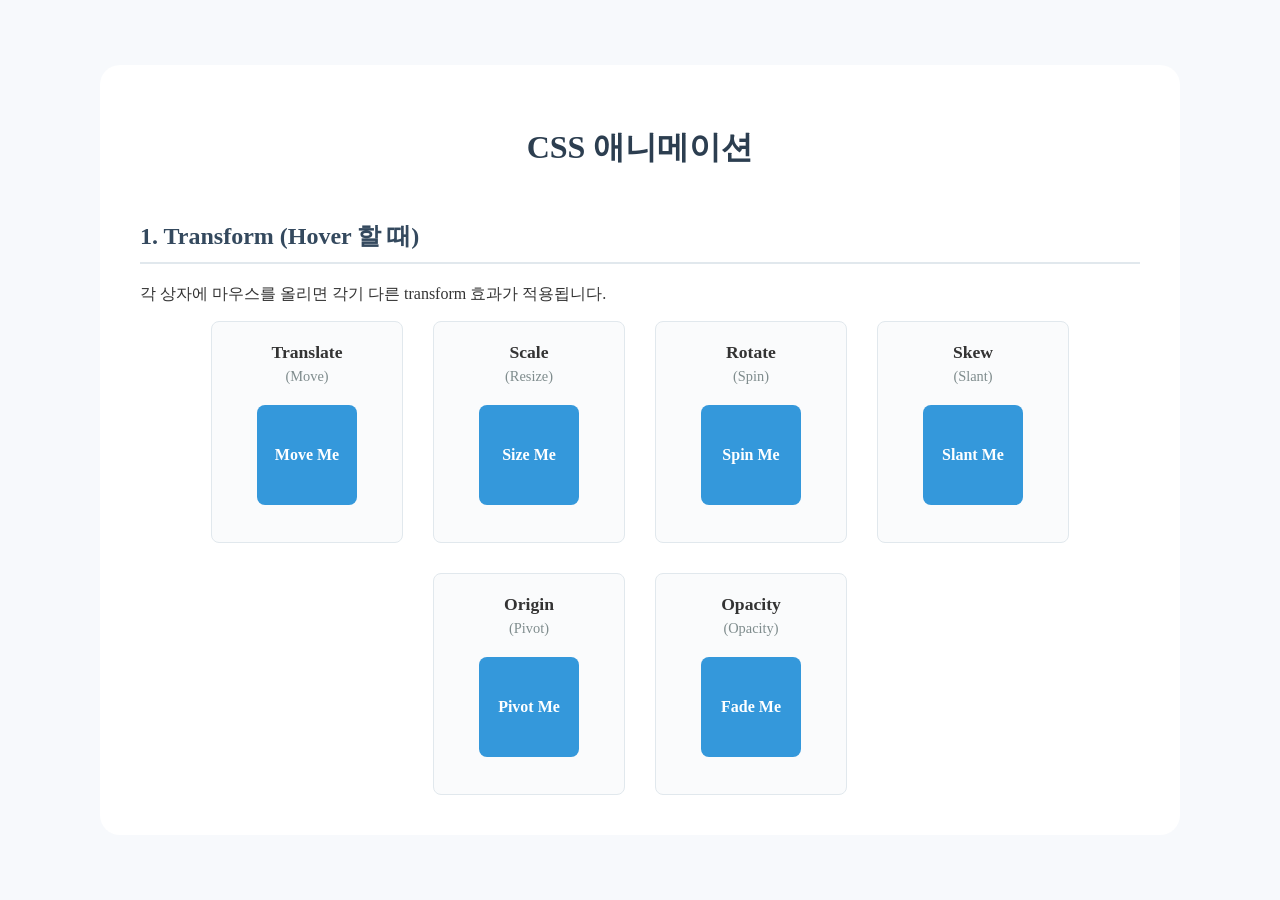
<file: animation/index.html>
<!DOCTYPE html>
<html lang="en">
<head>
    <meta charset="UTF-8">
    <title>Title</title>
    <link rel="stylesheet" href="style.css" />
</head>
<body>
<div class="container">
    <h1>CSS 애니메이션</h1>
    <h2>1. Transform (Hover 할 때)</h2>
    <p>각 상자에 마우스를 올리면 각기 다른 transform 효과가 적용됩니다.</p>

    <div class="flex">
        <div class="card">
            <div class="title">Translate</div>
            <span class="description">(Move)</span>
            <div class="box translate">Move Me</div>
        </div>
        <div class="card">
            <div class="title">Scale</div>
            <span class="description">(Resize)</span>
            <div class="box scale">Size Me</div>
        </div>
        <div class="card">
            <div class="title">Rotate</div>
            <span class="description">(Spin)</span>
            <div class="box rotate">Spin Me</div>
        </div>
        <div class="card">
            <div class="title">Skew</div>
            <span class="description">(Slant)</span>
            <div class="box skew">Slant Me</div>
        </div>
        <div class="card">
            <div class="title">Origin</div>
            <span class="description">(Pivot)</span>
            <div class="box origin">Pivot Me</div>
        </div>
        <div class="card">
            <div class="title">Opacity</div>
            <span class="description">(Opacity)</span>
            <div class="box opacity">Fade Me</div>
        </div>
    </div>
</div>
</body>
</html>
</file>
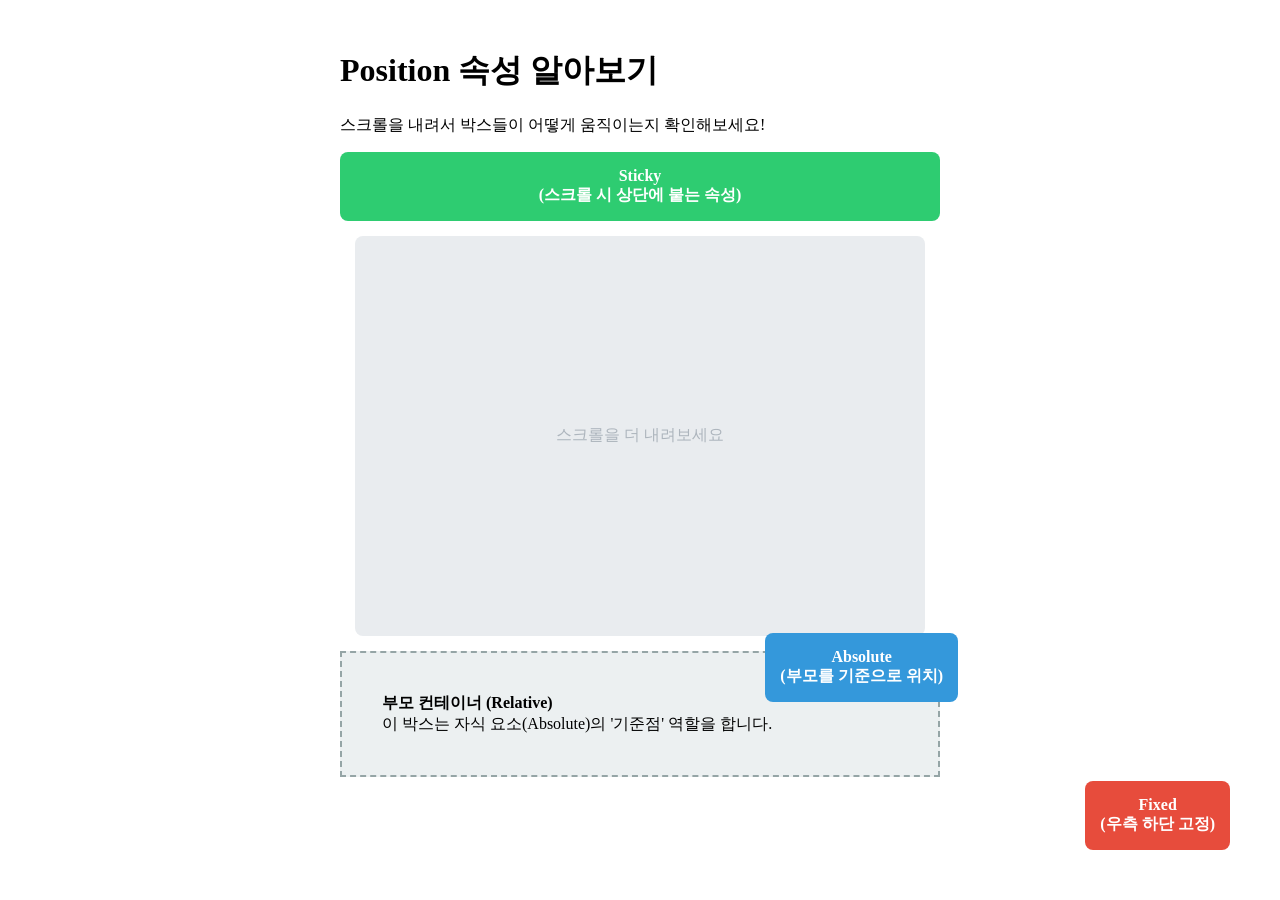
<file: position/index.html>
<!DOCTYPE html>
<html lang="en">
<head>
    <meta charset="UTF-8">
    <title>Title</title>
    <link rel="stylesheet" href="style.css"/>
</head>
<body>
<div class="fixed box">Fixed<br/>(우측 하단 고정)</div>

<div class="content">
    <h1>Position 속성 알아보기</h1>
    <p>스크롤을 내려서 박스들이 어떻게 움직이는지 확인해보세요!</p>

    <div class="sticky box">Sticky<br/>(스크롤 시 상단에 붙는 속성)</div>

    <div class="spacer">스크롤을 더 내려보세요</div>

    <div class="parent">
        <strong>부모 컨테이너 (Relative)</strong><br />
        이 박스는 자식 요소(Absolute)의 '기준점' 역할을 합니다.
        <div class="child box">Absolute<br/>(부모를 기준으로 위치)</div>
    </div>
</div>
</body>
</html>
</file>
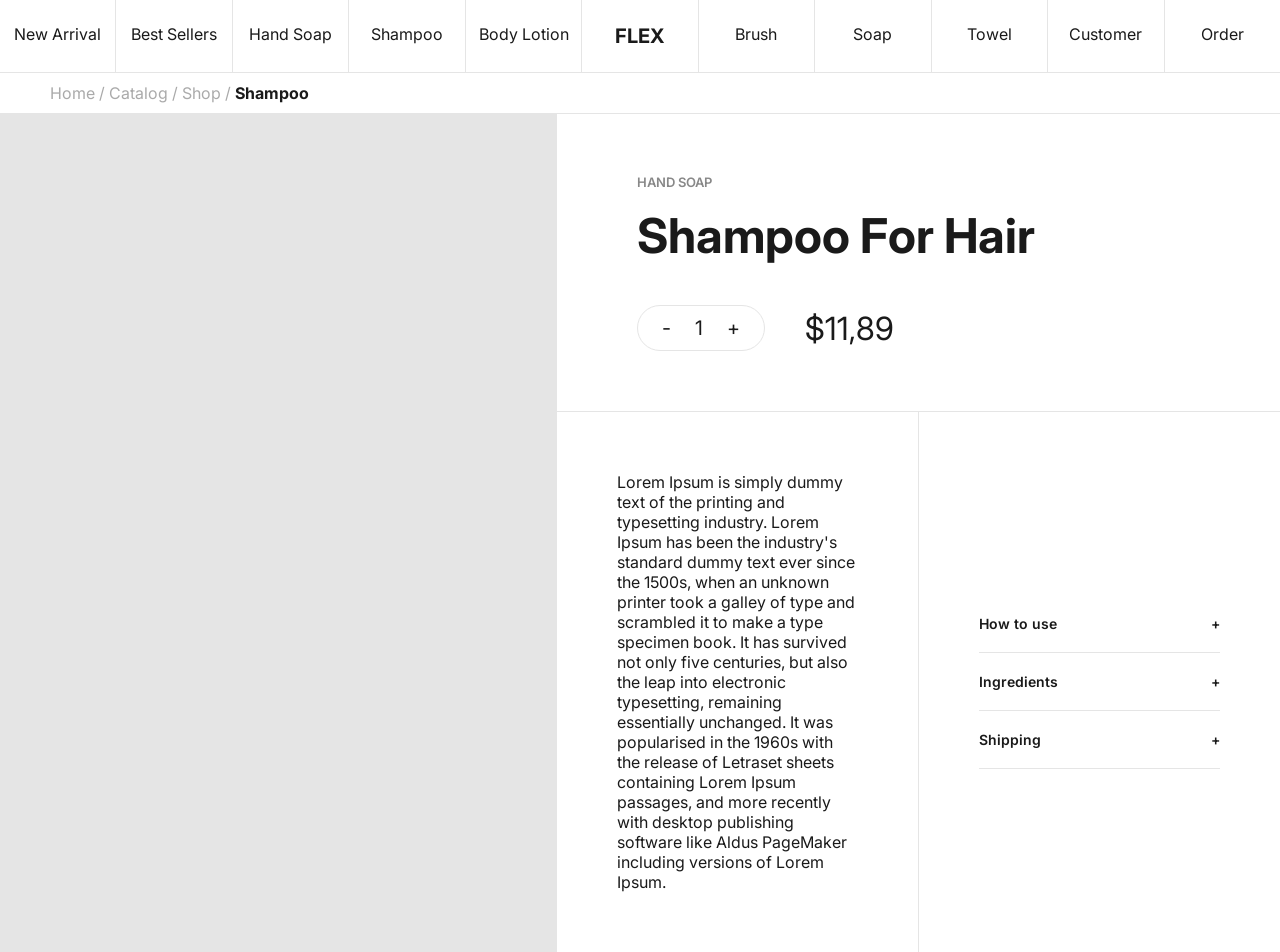
<file: practice2/index.html>
<!DOCTYPE html>
<html lang="en">
<head>
    <meta charset="UTF-8">
    <title>Title</title>
    <link rel="stylesheet" href="style.css">
</head>
<body>
    <header>
        <nav>
            <ul>
                <li>New Arrival</li>
                <li>Best Sellers</li>
                <li>Hand Soap</li>
                <li>Shampoo</li>
                <li>Body Lotion</li>
                <li>Flex</li>
                <li>Brush</li>
                <li>Soap</li>
                <li>Towel</li>
                <li>Customer</li>
                <li>Order</li>
            </ul>
        </nav>
    </header>
    <main>
        <div class="breadcrumbs">
            <span class="crumb">Home / </span>
            <span class="crumb">Catalog / </span>
            <span class="crumb">Shop / </span>
            <span class="crumb">Shampoo</span>
        </div>
        <section>
            <div class="image"><!-- 이미지 --></div>
            <div class="info">
                <!-- 상세정보 -->
                <div class="info-header">
                    <span class="category">Hand Soap</span>
                    <h1 class="title">Shampoo for Hair</h1>
                    <div class="add-to-cart">
                        <div class="quantity">
                            <span>-</span>
                            <span>1</span>
                            <span>+</span>
                        </div>
                        <span class="price">$11,89</span>
                    </div>
                </div>
                <div class="info-footer">
                    <div>Lorem Ipsum is simply dummy text of the printing and typesetting industry. Lorem Ipsum has been the industry's standard dummy text ever since the 1500s, when an unknown printer took a galley of type and scrambled it to make a type specimen book. It has survived not only five centuries, but also the leap into electronic typesetting, remaining essentially unchanged. It was popularised in the 1960s with the release of Letraset sheets containing Lorem Ipsum passages, and more recently with desktop publishing software like Aldus PageMaker including versions of Lorem Ipsum.</div>
                    <div class="faq">
                        <div>
                            How to use<span>+</span>
                        </div>
                        <div>
                            Ingredients<span>+</span>
                        </div>
                        <div>
                            Shipping<span>+</span>
                        </div>
                    </div>
                </div>
            </div>
        </section>
    </main>
</body>
</html>
</file>
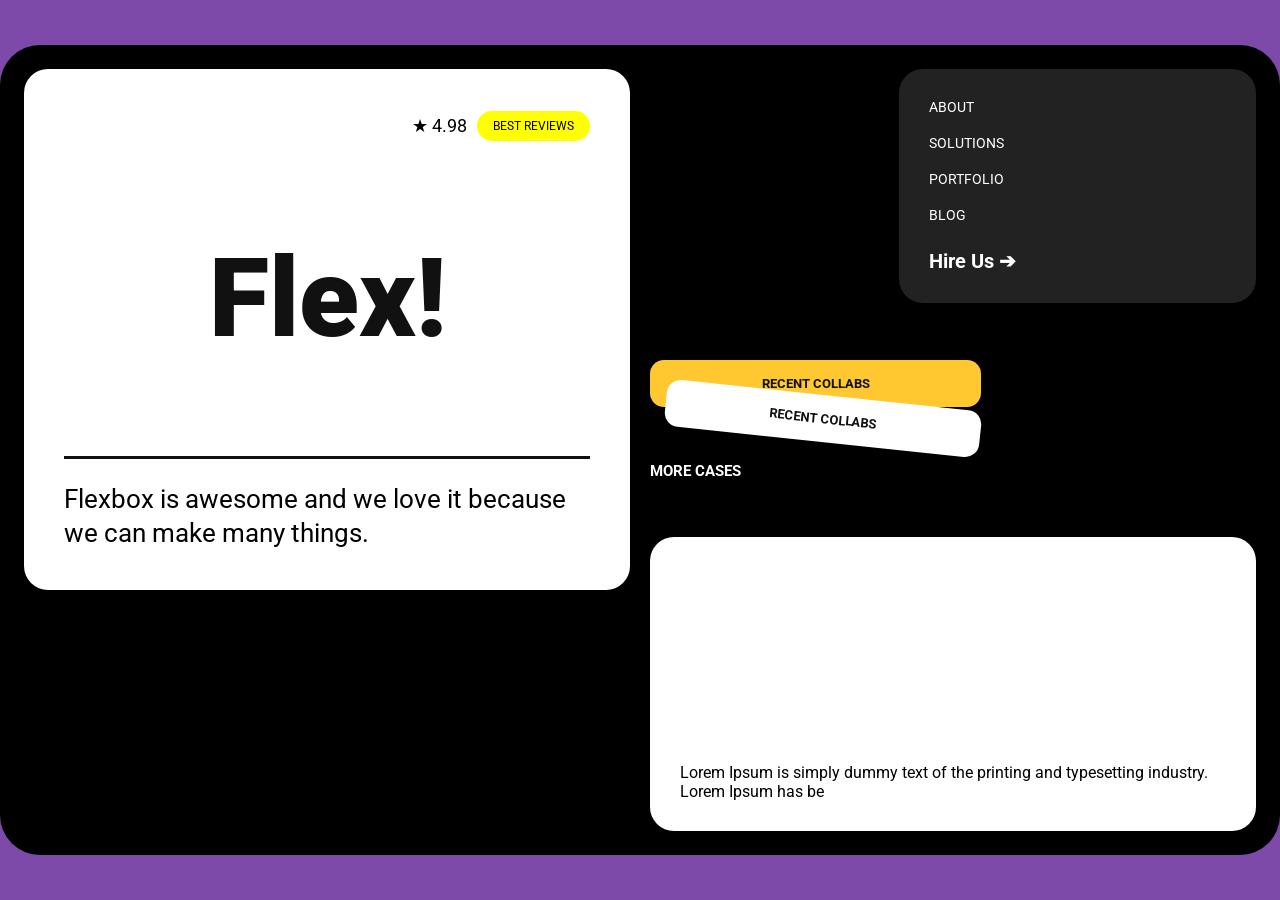
<file: practice4/index.html>
<!DOCTYPE html>
<html lang="en">
<head>
    <meta charset="UTF-8">
    <title>Title</title>
    <link rel="stylesheet" href="style.css"/>
</head>
<body>
    <div class="wrapper">
        <main class="flex-col">
            <div class="card flex-col header-card">
                <div class="header-top">
                    <span class="rating">★ 4.98</span>
                    <span class="badge">Best reviews</span>
                </div>
                <div class="header-title">Flex!</div>
                <div class="header-subtitle">
                    Flexbox is awesome and we love it because we can make many things.
                </div>
            </div>
            <div class="flex-row row">
                <div class="card img-card img-1"></div>
                <div class="card img-card img-2"></div>
            </div>
        </main>
        <aside class="flex-col">
            <div class="flex-row row">
                <div class="card img-card img-3"></div>
                <div class="card nav-card flex-col">
                    <ul>
                        <li>About</li>
                        <li>Solutions</li>
                        <li>Portfolio</li>
                        <li>Blog</li>
                    </ul>
                    <span>Hire Us ➔</span>
                </div>
            </div>
            <div class="flex-row row">
                <div class="card collab flex-col">
                    <div class="collab-box box-yellow">Recent collabs</div>
                    <div class="collab-box box-white">Recent collabs</div>
                    <div class="collab-cta">More Cases</div>
                </div>
                <div class="card img-card img-4"></div>
            </div>
            <div class="row card footer-card">
                Lorem Ipsum is simply dummy text of the printing and typesetting industry. Lorem Ipsum has be
            </div>
        </aside>
    </div>
</body>
</html>
</file>
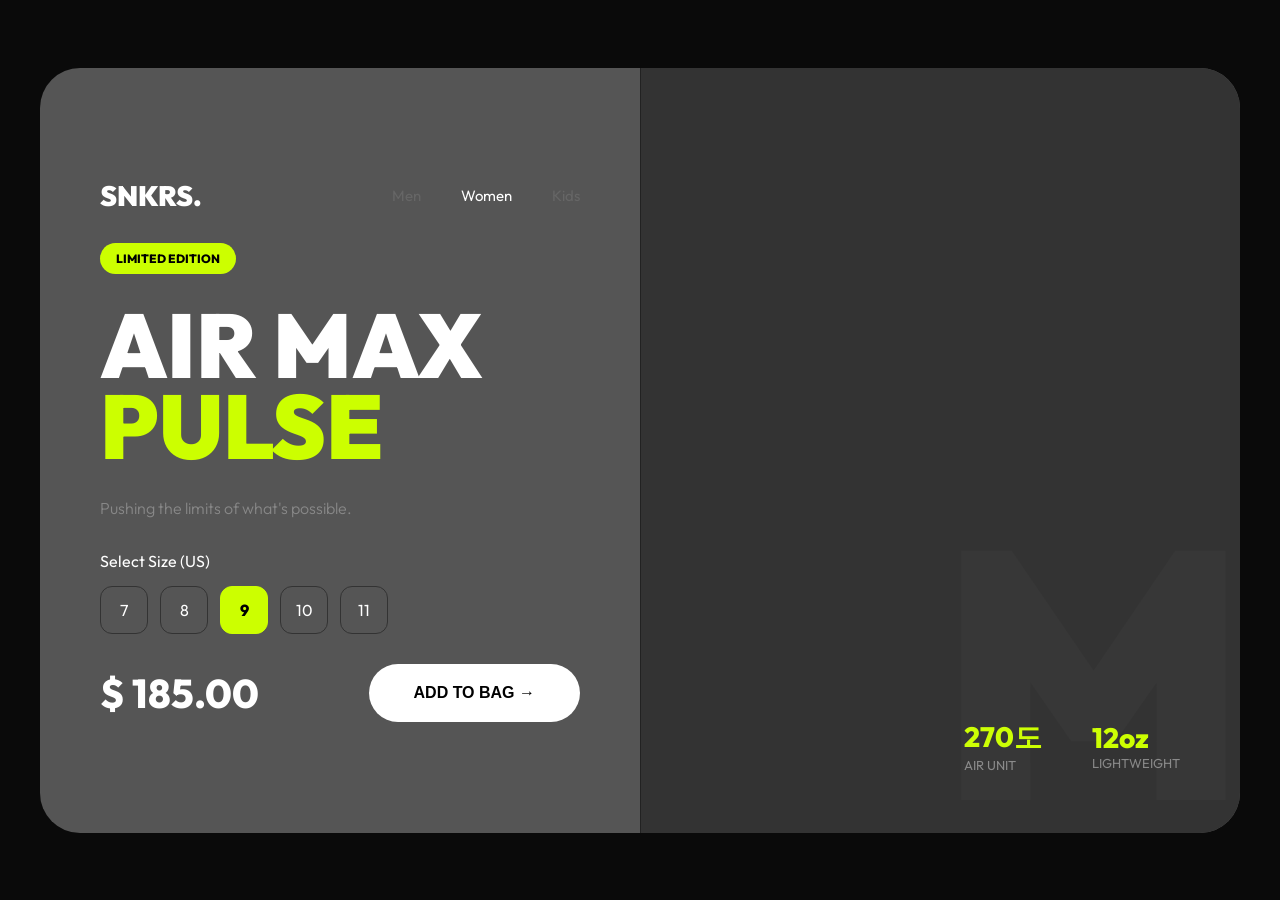
<file: practice5/index.html>
<!DOCTYPE html>
<html lang="en">
<head>
    <meta charset="UTF-8">
    <title>Title</title>
    <link rel="stylesheet" href="style.css">
</head>
<body>
<div class="container flex-row">
    <section class="info-section flex-col">
        <header class="product-header flex-row">
            <div class="logo">SNKRS.</div>
            <nav class="flex-row top-nav">
                <span>Men</span>
                <span class="active">Women</span>
                <span>Kids</span>
            </nav>
        </header>
        <div class="product-detail flex-col">
            <span class="badge">Limited Edition</span>
            <h1 class="title">AIR MAX<br><span class="highlight">PULSE</span></h1>
            <p class="desc">Pushing the limits of what's possible.</p>
        </div>
        <div class="size-selector flex-col">
            <span class="size-label">Select Size (US)</span>
            <div class="sizes flex-row">
                <div class="size-box">7</div>
                <div class="size-box">8</div>
                <div class="size-box size-active">9</div>
                <div class="size-box">10</div>
                <div class="size-box">11</div>
            </div>
        </div>
        <div class="action-row flex-row">
            <span class="price">$ 185.00</span>
            <button class="buy-btn">Add to Bag &rarr;</button>
        </div>
    </section>
    <section class="visual-section flex-col">
        <div class="background-text">MAX</div>

        <div class="img-container flex-center">
            <div class="shoe-img"></div>
        </div>
        <div class="features flex-row">
            <div class="feature-item flex-col">
                <span class="f-val">270도</span>
                <span class="f-key">Air Unit</span>
            </div>
            <div class="feature-item flex-col">
                <span class="f-val">12oz</span>
                <span class="f-key">Lightweight</span>
            </div>
        </div>
    </section>
</div>
</body>
</html>
</file>
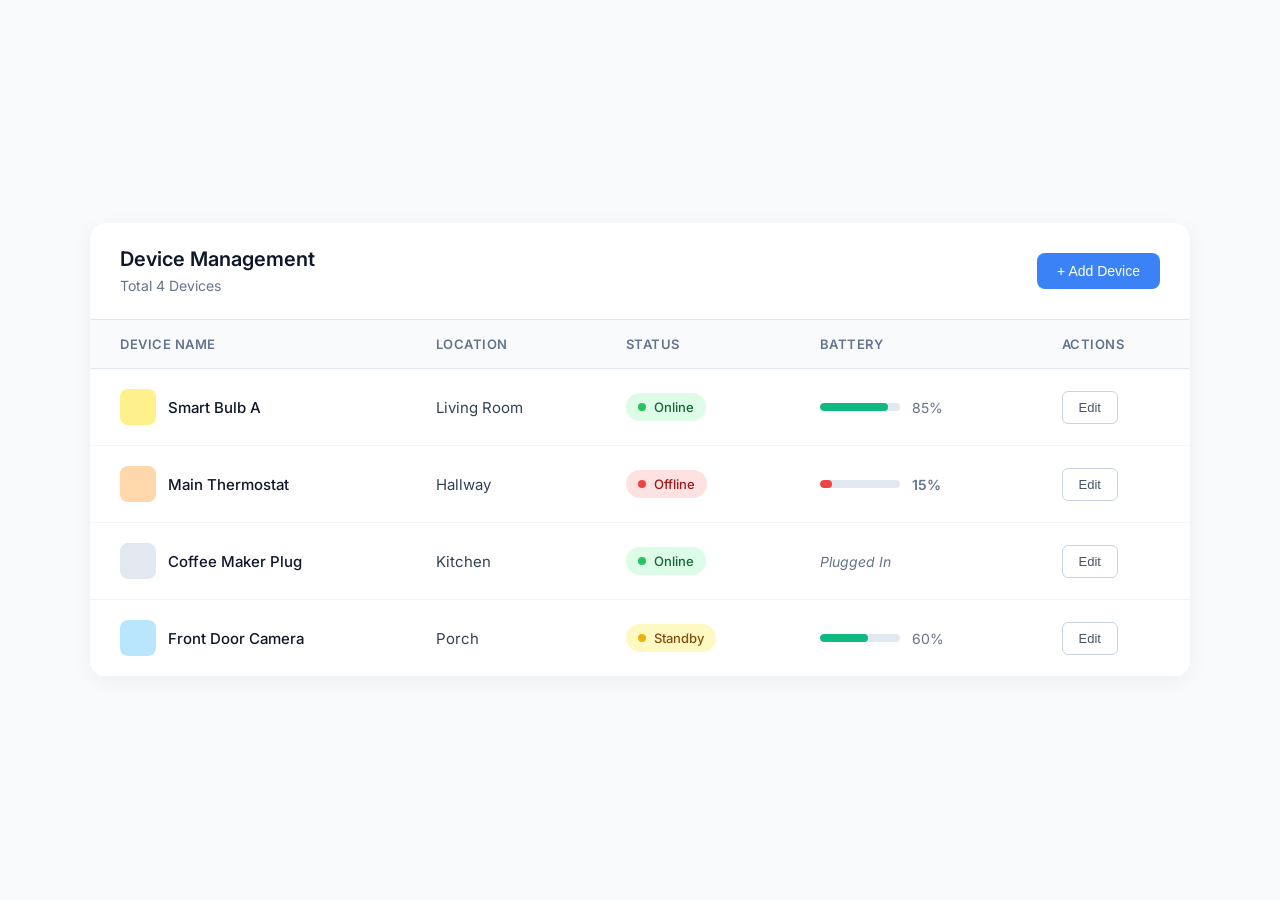
<file: practice6/index.html>
<!DOCTYPE html>
<html lang="en">
<head>
  <meta charset="UTF-8">
  <title>Device Management List</title>
  <link href="https://fonts.googleapis.com/css2?family=Inter:wght@400;500;600&display=swap" rel="stylesheet">
  <link rel="stylesheet" href="style.css" />
</head>
<body>

<div class="list-container">
  <div class="list-header">
    <div class="header-title">
      <h2>Device Management</h2>
      <span class="device-count">Total 4 Devices</span>
    </div>
    <button class="btn-add">+ Add Device</button>
  </div>

  <div class="table-wrapper">
    <table class="data-table">
      <thead>
      <tr>
        <th>Device Name</th>
        <th>Location</th>
        <th>Status</th>
        <th>Battery</th>
        <th>Actions</th>
      </tr>
      </thead>
      <tbody>
      <tr>
        <td>
          <div class="device-info">
            <div class="icon-box icon-light"></div>
            <span class="device-name">Smart Bulb A</span>
          </div>
        </td>
        <td>Living Room</td>
        <td>
          <div class="status-badge badge-online">
            <div class="status-dot"></div>
            <span>Online</span>
          </div>
        </td>
        <td>
          <div class="battery-wrapper">
            <div class="battery-bar">
              <div class="battery-fill" style="width: 85%;"></div>
            </div>
            <span class="battery-text">85%</span>
          </div>
        </td>
        <td>
          <div class="action-btns">
            <button class="btn-edit">Edit</button>
          </div>
        </td>
      </tr>

      <tr>
        <td>
          <div class="device-info">
            <div class="icon-box icon-thermostat"></div>
            <span class="device-name">Main Thermostat</span>
          </div>
        </td>
        <td>Hallway</td>
        <td>
          <div class="status-badge badge-offline">
            <div class="status-dot"></div>
            <span>Offline</span>
          </div>
        </td>
        <td>
          <div class="battery-wrapper">
            <div class="battery-bar">
              <div class="battery-fill fill-low" style="width: 15%;"></div>
            </div>
            <span class="battery-text text-low">15%</span>
          </div>
        </td>
        <td>
          <div class="action-btns">
            <button class="btn-edit">Edit</button>
          </div>
        </td>
      </tr>

      <tr>
        <td>
          <div class="device-info">
            <div class="icon-box icon-plug"></div>
            <span class="device-name">Coffee Maker Plug</span>
          </div>
        </td>
        <td>Kitchen</td>
        <td>
          <div class="status-badge badge-online">
            <div class="status-dot"></div>
            <span>Online</span>
          </div>
        </td>
        <td>
          <span class="plugged-in">Plugged In</span>
        </td>
        <td>
          <div class="action-btns">
            <button class="btn-edit">Edit</button>
          </div>
        </td>
      </tr>

      <tr>
        <td>
          <div class="device-info">
            <div class="icon-box icon-camera"></div>
            <span class="device-name">Front Door Camera</span>
          </div>
        </td>
        <td>Porch</td>
        <td>
          <div class="status-badge badge-standby">
            <div class="status-dot"></div>
            <span>Standby</span>
          </div>
        </td>
        <td>
          <div class="battery-wrapper">
            <div class="battery-bar">
              <div class="battery-fill" style="width: 60%;"></div>
            </div>
            <span class="battery-text">60%</span>
          </div>
        </td>
        <td>
          <div class="action-btns">
            <button class="btn-edit">Edit</button>
          </div>
        </td>
      </tr>
      </tbody>
    </table>
  </div>
</div>

</body>
</html>
</file>
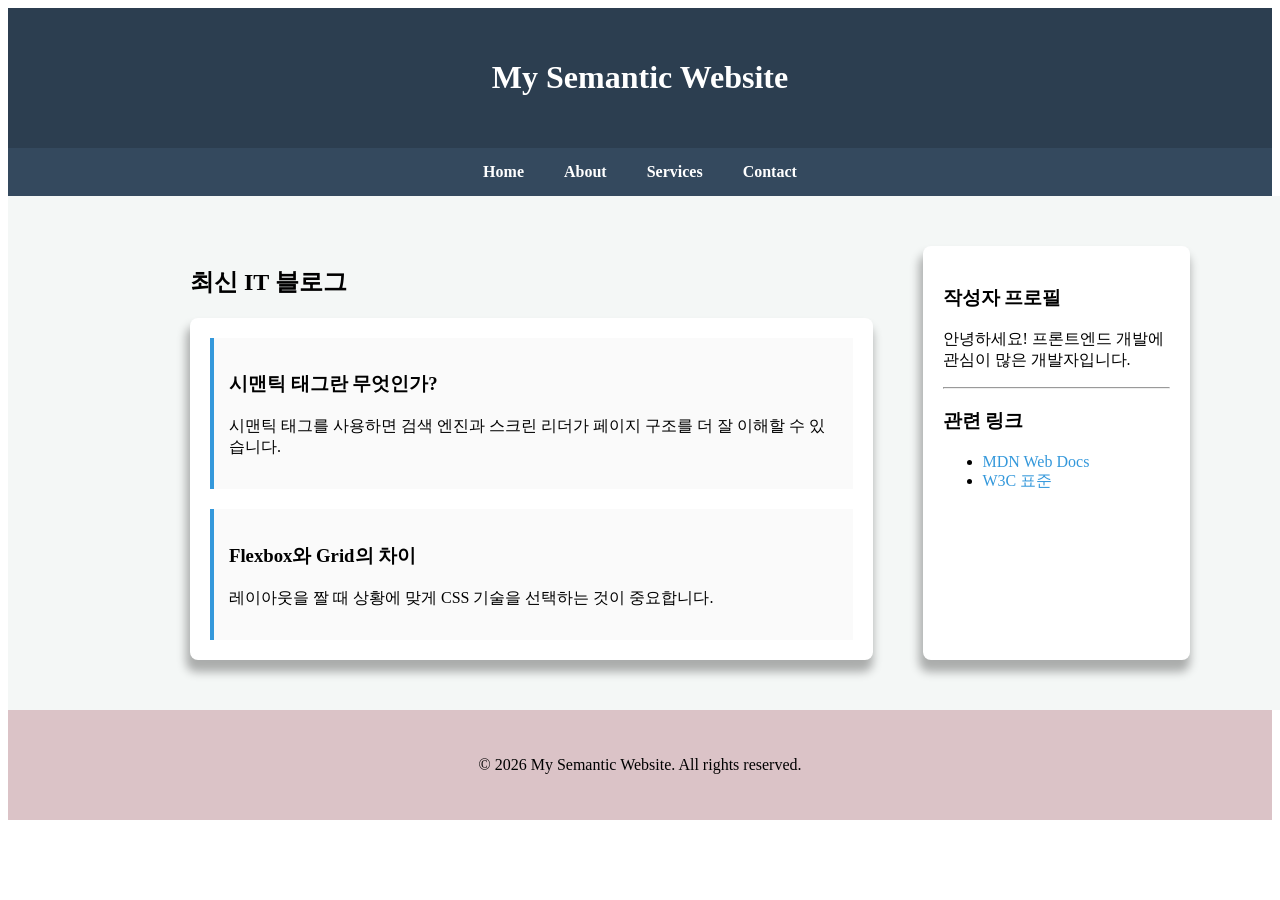
<file: semantic/index.html>
<!DOCTYPE html>
<html lang="ko">
<head>
    <meta charset="utf-8">
    <title>시맨틱 태그 레이아웃</title>
    <link rel="stylesheet" href="style.css">
</head>
<body>
<header>
    <h1>My Semantic Website</h1>
</header>
<nav>
    <ul>
        <li><a href="#">Home</a></li>
        <li><a href="#">About</a></li>
        <li><a href="#">Services</a></li>
        <li><a href="#">Contact</a></li>
    </ul>
</nav>

<div style="width: 100%; background-color: #f4f7f6; padding: 50px;">
    <div class="layout-wrapper">
        <main>
            <h2>최신 IT 블로그</h2>
            <section class="card">
                <article>
                    <h3>시맨틱 태그란 무엇인가?</h3>
                    <p>시맨틱 태그를 사용하면 검색 엔진과 스크린 리더가 페이지 구조를 더 잘 이해할 수 있습니다.</p>
                </article>

                <article>
                    <h3>Flexbox와 Grid의 차이</h3>
                    <p>레이아웃을 짤 때 상황에 맞게 CSS 기술을 선택하는 것이 중요합니다.</p>
                </article>
            </section>
        </main>
        <aside class="card">
            <h3>작성자 프로필</h3>
            <p>안녕하세요! 프론트엔드 개발에 관심이 많은 개발자입니다.</p>
            <hr />
            <h3>관련 링크</h3>
            <ul>
                <li><a href="#">MDN Web Docs</a></li>
                <li><a href="#">W3C 표준</a></li>
            </ul>
        </aside>
    </div>
</div>
<footer>
    <p>&copy; 2026 My Semantic Website. All rights reserved.</p>
</footer>
</body>
</html>
</file>
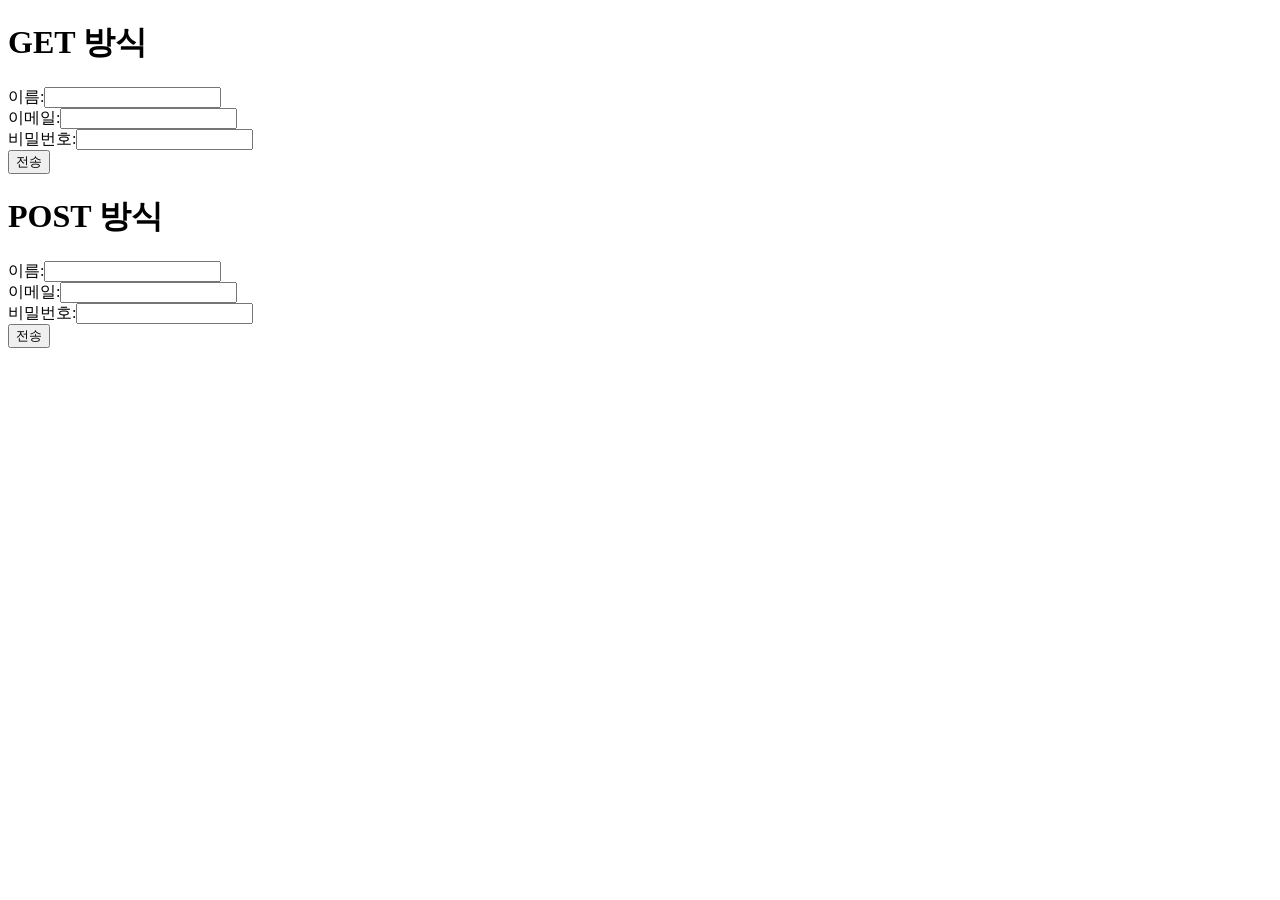
<file: chap02_form.html>
<!DOCTYPE html>
<html lang="en">
<head>
    <meta charset="UTF-8">
    <title>Title</title>
</head>
<body>
<!--
    form 태그는 여러개의 input을 묶어서 한꺼번에 전송할 때 묶는 역할을 하는데,
    2가지 방식으로 전달이 가능함
    1. GET 방식
      - 주소줄에 내용을 전달하는 방식
    2. POST 방식
      - 주소줄에 내용을 전달하지 않고, body에 내용을 전달하는 방식
-->
<h1>GET 방식</h1>
<form method="get" action="https://postman-echo.com/get">
    <label>이름:<input type="text" name="input1" /></label><br />
    <label>이메일:<input type="email" name="input2" /></label><br />
    <label>비밀번호:<input type="password" name="input3" /></label><br />
    <button type="submit">전송</button>
</form>

<h1>POST 방식</h1>
<form method="post" action="https://postman-echo.com/post">
    <label>이름:<input type="text" name="input1" /></label><br />
    <label>이메일:<input type="email" name="input2" /></label><br />
    <label>비밀번호:<input type="password" name="input3" /></label><br />
    <button>전송</button>
</form>
</body>
</html>
</file>
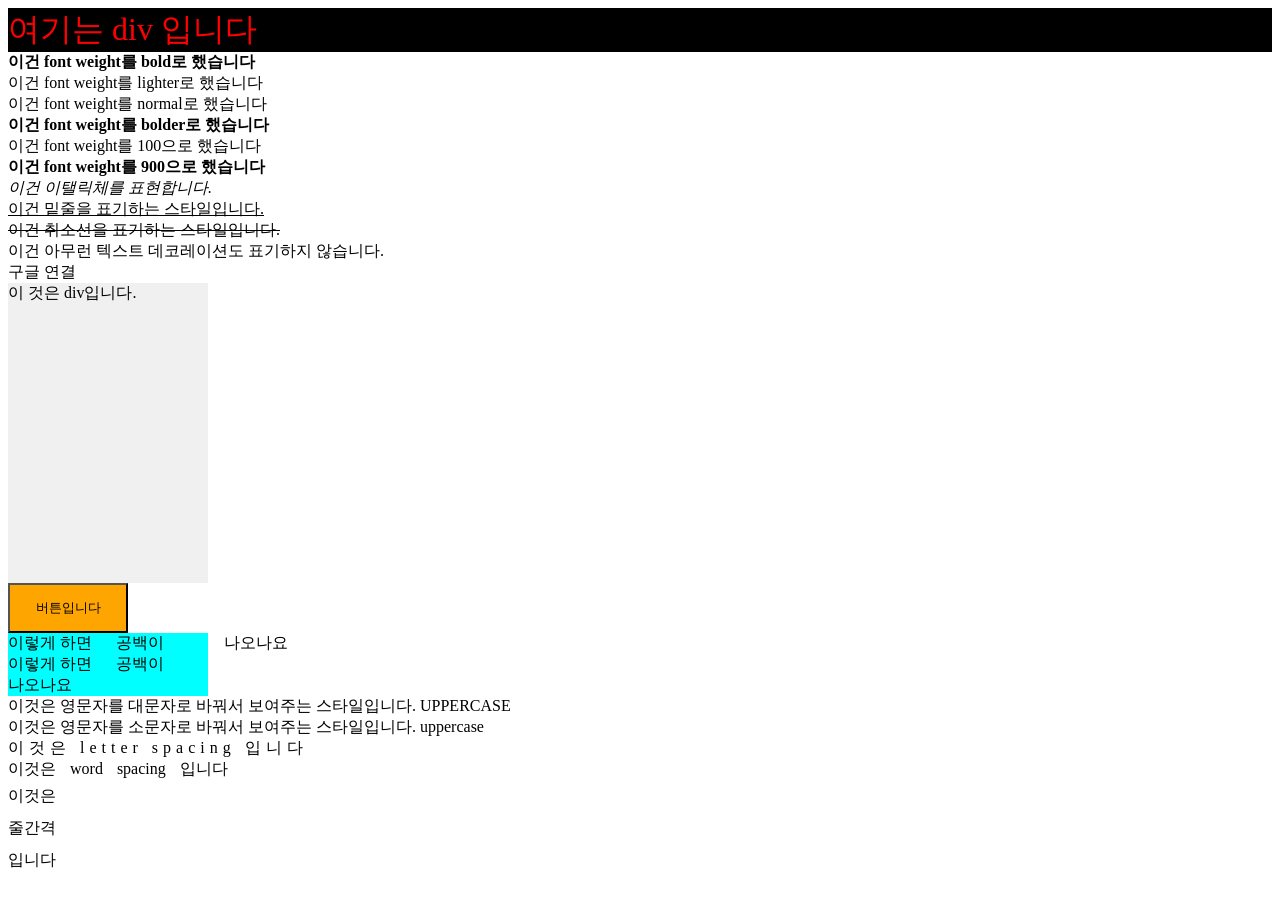
<file: chap03_text.html>
<!DOCTYPE html>
<html lang="en">
<head>
    <meta charset="UTF-8">
    <title>Title</title>
</head>
<body>
<div style="font-size: 2rem; background-color: #000000;
color: red;
">여기는 div 입니다</div>




<div style="font-weight: bold;">이건 font weight를 bold로 했습니다</div>
<div style="font-weight: lighter;">이건 font weight를 lighter로 했습니다</div>
<div style="font-weight: normal;">이건 font weight를 normal로 했습니다</div>
<div style="font-weight: bolder;">이건 font weight를 bolder로 했습니다</div>
<div style="font-weight: 100;">이건 font weight를 100으로 했습니다</div>
<div style="font-weight: 900;">이건 font weight를 900으로 했습니다</div>

<div style="font-style: italic;">이건 이탤릭체를 표현합니다.</div>

<div style="text-decoration: underline;">이건 밑줄을 표기하는 스타일입니다.</div>
<div style="text-decoration: line-through;">이건 취소선을 표기하는 스타일입니다.</div>
<div style="text-decoration: none;">이건 아무런 텍스트 데코레이션도 표기하지 않습니다.</div>

<a href="https://www.google.com" style="text-decoration: none; color: black;">구글 연결</a>

<div style="background-color: #f0f0f0; width: 200px; height: 300px;">이 것은 div입니다.</div>

<button style="width: 120px; height: 50px; background-color: orange;">버튼입니다</button>

<div style="white-space: pre; background-color: aqua; width: 200px;">이렇게 하면      공백이               나오나요</div>

<div style="white-space: pre-wrap; background-color: aqua; width: 200px;">이렇게 하면      공백이                                나오나요</div>


<div style="text-transform: uppercase;">이것은 영문자를 대문자로 바꿔서 보여주는 스타일입니다. UpperCAse</div>
<div style="text-transform: lowercase;">이것은 영문자를 소문자로 바꿔서 보여주는 스타일입니다. UpperCAse</div>

<div style="letter-spacing: 5px;">이것은 letter spacing 입니다</div>
<div style="word-spacing: 10px;">이것은 word spacing 입니다</div>
<div style="line-height: 2;">이것은<br />줄간격<br/>입니다</div>
</body>
</html>
</file>
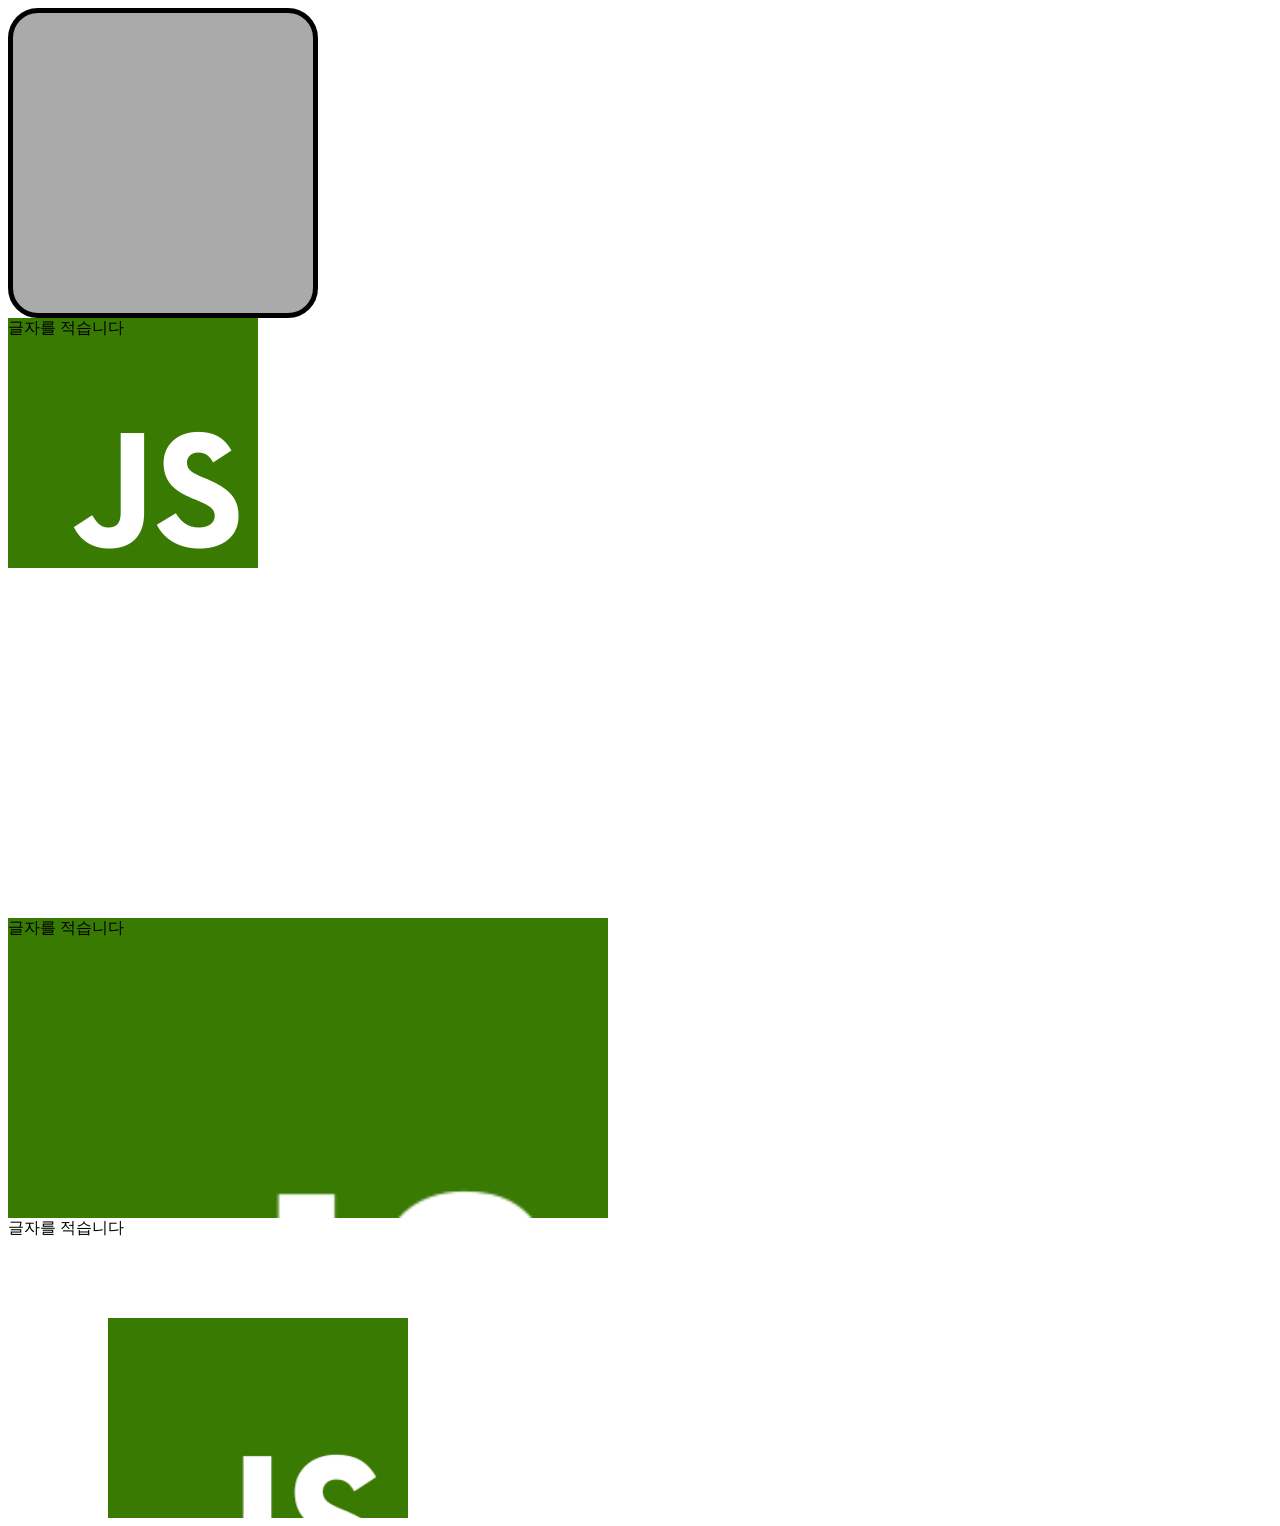
<file: chap04_background.html>
<!DOCTYPE html>
<html lang="en">
<head>
    <meta charset="UTF-8">
    <title>Title</title>
</head>
<body>
<div style="
    background-color: #aaa;
    width: 300px;
    height: 300px;
    border: 5px solid #000;
    border-radius: 30px;
">
</div>

<div style="
background-image: url('images/image.png');
width: 600px;
height: 600px;
background-repeat: no-repeat;
">글자를 적습니다</div>

<div style="
background-image: url('images/image.png');
width: 600px;
height: 300px;
background-repeat: no-repeat;
background-size: cover;
">글자를 적습니다</div>

<div style="
background-image: url('images/image.png');
width: 600px;
height: 300px;
background-repeat: no-repeat;
background-size: contain;
background-position: 100px 100px;
">글자를 적습니다</div>

</body>
</html>
</file>
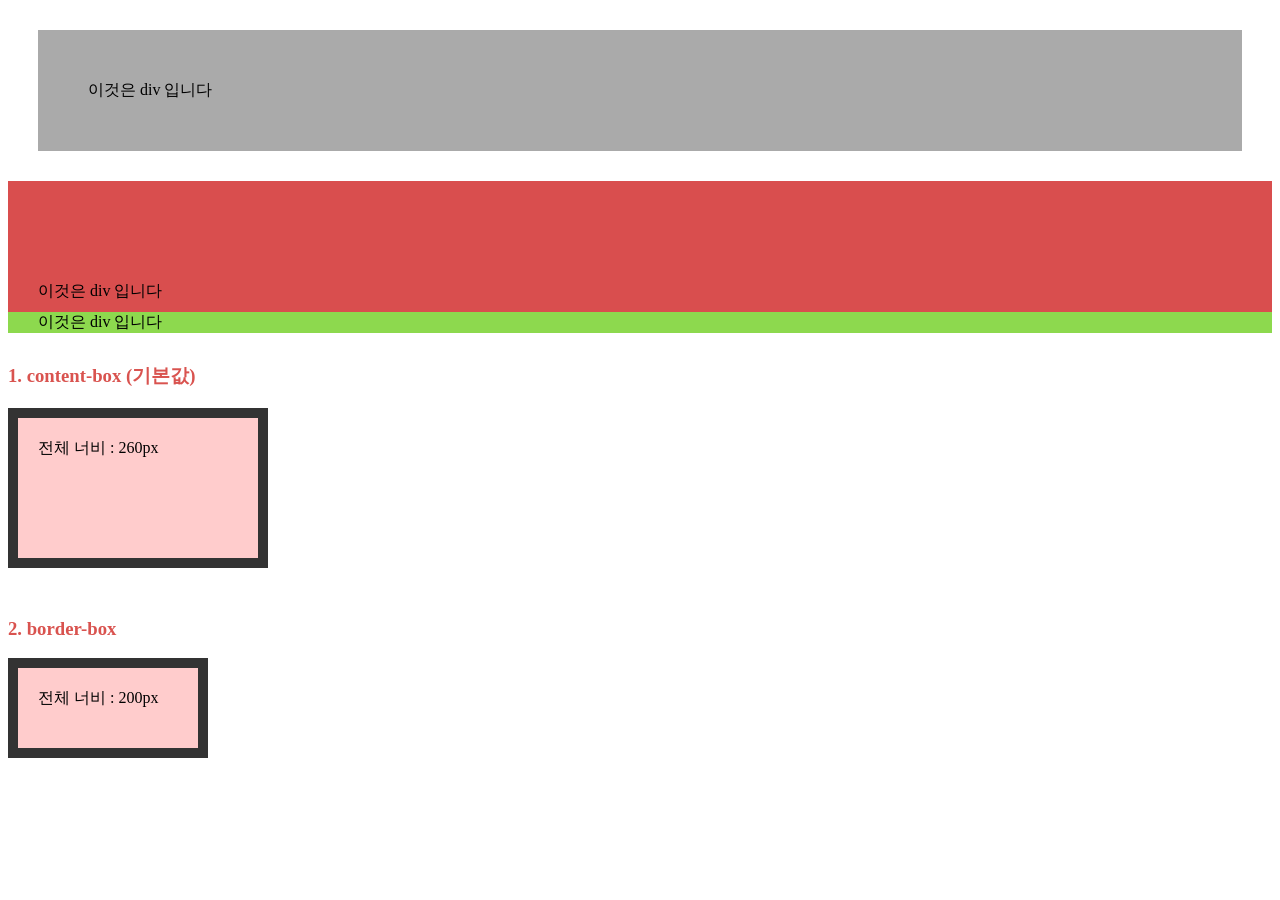
<file: chap05_layout.html>
<!DOCTYPE html>
<html lang="en">
<head>
    <meta charset="UTF-8">
    <title>Title</title>
</head>
<body>
<div style="
background-color: #aaa;
padding: 50px;
/*
     padding-top, padding-right, padding-bottom, padding-left
 */
margin: 30px;
">이것은 div 입니다</div>
<div style="
background-color: #d94e4e;
padding: 100px 50px 10px 30px;
">이것은 div 입니다</div>
<div style="
background-color: #8dd94e;
padding-left: 30px;
margin-bottom: 30px;
">이것은 div 입니다</div>

<div style="margin-bottom: 50px;">
    <h3 style="color: #d9534f;">1. content-box (기본값)</h3>
    <div style="
        width: 200px;
        height: 100px;
        padding: 20px;
        border: 10px solid #333;
        background-color: #ffcccc;
    ">
        전체 너비 : 260px
    </div>
</div>

<div style="margin-bottom: 50px;">
    <h3 style="color: #d9534f;">2. border-box</h3>
    <div style="
        box-sizing: border-box;
        width: 200px;
        height: 100px;
        padding: 20px;
        border: 10px solid #333;
        background-color: #ffcccc;
    ">
        전체 너비 : 200px
    </div>
</div>
</body>
</html>
</file>
<file: animation/style.css>
body {
    /*
         추가 단위
           vw : viewport width = 사용자가 보는 화면의 가로크기
           vh : viewport height = 사용자가 보는 화면의 세로크기
           dvh : dynamic viewport height
     */
    height: 100dvh;
    background-color: #f7f9fc;
    display: flex;
    justify-content: center;
    align-items: center;
    color: #333;
    margin: 0;
}

.container {
    width: 100%;
    max-width: 1000px;
    background-color: #fff;
    padding: 40px;
    border-radius: 20px;
}

h1 {
    text-align: center;
    margin-bottom: 50px;
    color: #2c3e50;
}

h2 {
    padding-bottom: 10px;
    border-bottom: 2px solid #e1e8ed;
    color: #34495e;
}

.flex {
    display: flex;
    gap: 30px;
    justify-content: center;
    flex-wrap: wrap;
}

.card {
    width: 150px;
    height: 180px;
    background-color: #fafbfc;
    border: 1px solid #e1e8ed;
    border-radius: 8px;
    padding: 20px;
    text-align: center;
}

.title {
    font-weight: bold;
    font-size: 1.1rem;
    margin-bottom: 5px;
}

.description {
    font-size: 0.9rem;
    color: #7f8c8d;
    margin-bottom: 20px;
    display: block;
}

.box {
    width: 100px;
    height: 100px;
    background-color: #3498db;
    color: white;
    display: flex;
    justify-content: center;
    align-items: center;
    font-weight: bold;
    border-radius: 8px;
    margin: 0 auto 20px;
}

.translate:hover {
    background-color: #2ecc71;
    /* 요소의 이동
         속성 : transform     - 변화
         속성값 : translate(가로이동량, 세로이동량)  - 이동
                 - translateX(가로이동량)
                 - translateY(세로이동량)
     */
    transform: translate(50px, -30px);
    /*
        애니메이션 효과 : 몇 초에 걸쳐서 그 변화를 보여주겠느냐
          속성 : transition
             속성값 : 3가지
                     1. 어느 변화를 지정하느냐
                     2. 얼마의 시간에 걸쳐서 보여주느냐
                     3. 어떤 방식으로 보여주느냐
     */
    transition: all 1s linear;
}

.scale:hover {
    /*
        요소의 크기 변화
            속성 : transform
            속성값 : scale(가로배율, 세로배율)
                    scale(배율)
     */
    transform: scale(1.5);
    transition: all 0.5s linear;
}

.rotate:hover {
    /*
         요소의 회전
             속성 : transform
             속성값 : rotate(시계방향으로의 각도)
     */
    transform: rotate(720deg);
    transition: all 1s linear;
}

.skew:hover {
    /*
         요소의 비틀기
              속성 : transform
              속성값 : skew(x축각도)
                      skew(x축각도, y축각도)
                          x축 각도 : 왼쪽/오른쪽을 비틈
                          y축 각도 : 위/아래로 비틈
     */
    transform: skew(20deg);
    transition: all 0.5s linear;
}

.origin:hover {
    transform-origin: top left;
    transform: rotate(90deg);
    transition: all 0.2s linear;
}

.opacity:hover {
    opacity: 0.3;
    transition: all 0.5s linear;
}
</file>
<file: position/style.css>
.box {
    padding: 15px;
    color: white;
    font-weight: bold;
    text-align: center;
    border-radius: 8px;
    background-color: #e74c3c;
}

.fixed {
    position: fixed;     /* 화면에 고정 */
    /* 위치를 잡는건 top 또는 bottom, 그리고 left 또는 right 를 써서 이동 */
    bottom: 50px;
    right: 50px;
}

.content {
    width: 100%;
    max-width: 600px;
    margin: 0 auto;
    padding: 20px;
}

.sticky {
    position: sticky; /* 스크롤에 동작하다 원하는 위치에 가면 고정 */
    top: 0;
    background-color: #2ecc71;
}

.spacer {
    height: 400px;
    background-color: #e9ecef;
    margin: 15px;
    display: flex;
    justify-content: center;
    align-items: center;
    color: #adb5bd;
    border-radius: 8px;
}

.parent {
    position: relative;
    background-color: #ecf0f1;
    padding: 40px;
    border: 2px dashed #95a5a6;
}

.child {
    /* "relative"가 선언이 된 조상의 위치를 기준으로 자리를 잡겠다 */
    position: absolute;
    top: -20px;
    right: -20px;
    background-color: #3498db;
}
</file>
<file: practice2/style.css>
@import url('https://fonts.googleapis.com/css2?family=Inter:ital,opsz,wght@0,14..32,100..900;1,14..32,100..900&family=Ubuntu:ital,wght@0,300;0,400;0,500;0,700;1,300;1,400;1,500;1,700&display=swap');

* {
    margin: 0;
    padding: 0;
    box-sizing: border-box;
    font-family: "Inter", sans-serif;
}

body {
    display: flex;
    flex-direction: column;
    min-height: 100dvh;
    color: #1a1a1a;
    background-color: #f9f9f9;
}

ul {
    list-style: none;
}

nav ul {
    display: flex;
    background-color: #e5e5e5;
    border-bottom: 1px solid #e5e5e5;
    gap: 1px;
}

nav ul li {
    flex: 1;
    background-color: white;
    padding: 24px 10px;
    text-align: center;
    font-size: 16px;
    cursor: pointer;
    transition: background-color 0.5s linear;
}

nav ul li:hover {
    background-color: #f0f0f0;
}

nav ul li:nth-child(6) {
    text-transform: uppercase;
    font-weight: bold;
    font-size: 20px;
}

main {
    flex: 1;
    display: flex;
    flex-direction: column;
}

.breadcrumbs {
    border-bottom: 1px solid #e5e5e5;
    background-color: white;
    padding: 10px 50px;
    color: #aaa;    /* #aaaaaa; */
}

.crumb:last-child {
    font-weight: bold;
    color: #1a1a1a;
}

section {
    flex: 1;     /* 부모가 세로 배열이니, 세로 전체를 먹어라 */
    display: flex;
    background-color: #e5e5e5;
    gap: 1px;
}

.image {
    flex: 1;      /* 부모가 가로 배열이니, 가로 전체를 먹어라 */
    background-image: url("https://picsum.photos/seed/picsum10/400/300");
    background-size: cover;      /* cover : 영역 전체를 꽉차게 */
    background-position: center;   /* 이미지 중앙을 기준으로 */
}

.info {
    flex: 1.3;
    display: flex;
    flex-direction: column;
    gap: 1px;
}

.info-header {
    background-color: white;
    flex: 1;
    display: flex;
    flex-direction: column;
    justify-content: center;
    padding: 60px 80px;
}

.category {
    font-size: 13px;
    font-weight: 600;
    color: #888;
    text-transform: uppercase;
    margin-bottom: 16px;
}

.title {
    font-size: 48px;
    font-weight: 700;
    text-transform: capitalize;
    margin-bottom: 40px;
}

.add-to-cart {
    display: flex;
    align-items: center;
    gap: 40px;
}

.quantity {
    border: 1px solid #e5e5e5;
    padding: 10px 24px;
    border-radius: 50px;
    font-size: 20px;
    display: flex;
    gap: 24px;
    user-select: none;        /* 드래그 불가 */
}

.price {
    font-size: 32px;
}

.info-footer {
    flex: 1;
    display: flex;
    gap: 1px;
}

.info-footer > div {
    width: 50%;
    background-color: white;
    padding: 60px;
}

.faq {
    display: flex;
    flex-direction: column;
    justify-content: center;
}

.faq > div {
    display: flex;
    justify-content: space-between;
    border-bottom: 1px solid #e5e5e5;
    font-size: 14px;
    font-weight: 600;
    padding: 20px 0;
}
</file>
<file: practice4/style.css>
@import url('https://fonts.googleapis.com/css2?family=Roboto:ital,wght@0,100..900;1,100..900&display=swap');

* {
    margin: 0;
    padding: 0;
    box-sizing: border-box;
}

body {
    font-family: "Roboto", sans-serif;
    background-color: #7d4aa9;
    height: 100dvh;
    display: flex;
    justify-content: center;
    align-items: center;
}

.wrapper {
    background: black;
    width: 100%;
    max-width: 1300px;
    height: 90%;
    border-radius: 40px;
    padding: 24px;
    display: flex;
    gap: 20px;
}

main {
    gap: 20px;
    width: 100%;
    height: 100%;
}

aside {
    width: 100%;
}

.flex-row {
    display: flex;
}

.flex-col {
    display: flex;
    flex-direction: column;
}

.card {
    border-radius: 24px;
}

.header-card {
    background-color: white;
    padding: 40px;
    justify-content: space-between;
    flex: 2;
}

.row {
    flex: 1;    /* 가변형이라 자식들의 크기에 영향을 받음 */
    height: calc(((100% - 40px) / 1) / 3);
    gap: 20px;
}

.header-top {
    display: flex;
    justify-content: flex-end;
    align-items: center;
    gap: 10px;
}

.rating {
    font-size: 18px;
}

.badge {
    background-color: yellow;
    text-transform: uppercase;
    font-size: 12px;
    border-radius: 20px;
    padding: 8px 16px;
    margin-top: 2px;
}

.header-title {
    font-size: 110px;
    font-weight: 900;
    color: #111;
    text-align: center;
}

.header-subtitle {
    font-size: 26px;
    line-height: 1.3;   /* 줄 간격 */
    border-top: 3px solid #111;
    padding-top: 24px;
}

.img-card {
    flex: 1;
    background-size: cover;
    background-position: center;
}

.nav-card {
    background-color: #222;
    color: white;
    padding: 30px;
    flex: 1.3;
    justify-content: space-between;
}

.nav-card ul {
    list-style: none;
    display: flex;
    flex-direction: column;
    gap: 20px;
    text-transform: uppercase;
    font-size: 14px;
}

.nav-card span {
    font-size: 20px;
    font-weight: 700;
    cursor: pointer;
}

.collab {
    flex: 1.3;
    justify-content: center;
}

.collab-box {
    border-radius: 14px;
    font-size: 13px;
    text-transform: uppercase;
    font-weight: 700;
    padding: 16px 20px;
    color: #111;
    text-align: center;
}

.collab-cta {
    color: white;
    text-transform: uppercase;
    font-size: 15px;
    font-weight: 700;
    cursor: pointer;
    margin-top: 20px;
}

.footer-card {
    display: flex;
    align-items: flex-end;
    background-color: white;
    padding: 30px;
}

.box-yellow {
    background-color: #ffc830;
}

.box-white {
    background-color: white;
    transform: rotateZ(6deg);
    margin-top: -12px;
    margin-left: 15px;
}

.img-1 {
    background-image: url("https://images.unsplash.com/photo-1550745165-9bc0b252726f?q=80&w=600&auto=format&fit=crop");
}

.img-2 {
    background-image: url("https://images.unsplash.com/photo-1518770660439-4636190af475?q=80&w=600&auto=format&fit=crop");
}

.img-3 {
    background-image: url("https://images.unsplash.com/photo-1618005182384-a83a8bd57fbe?q=80&w=600&auto=format&fit=crop");
}

.img-4 {
    background-image: url("https://images.unsplash.com/photo-1550751827-4bd374c3f58b?q=80&w=600&auto=format&fit=crop");
}
</file>
<file: practice5/style.css>
@import url('https://fonts.googleapis.com/css2?family=Outfit:wght@100..900&display=swap');

* {
    margin: 0;
    padding: 0;
    box-sizing: border-box;
}

body {
    font-family: "Outfit", sans-serif;
    background-color: #0a0a0a;
    color: #fff;
    height: 100dvh;
    display: flex;
    justify-content: center;
    align-items: center;
    padding: 40px;
}

.flex-row {
    display: flex;
    align-items: center;
}

.flex-col {
    display: flex;
    flex-direction: column;
}

.flex-center {
    display: flex;
    justify-content: center;
    align-items: center;
}

.container {
    width: 100%;
    max-width: 1300px;
    height: 85dvh;
    background-color: #555;
    border-radius: 40px;
    overflow: hidden;
}

.info-section {
    width: 50%;
    padding: 60px;
    gap: 30px;
}

.product-header {
    justify-content: space-between;
}

.logo {
    font-size: 28px;
    font-weight: 900;
}

.top-nav {
    gap: 40px;
    font-size: 15px;
    color: #666;
}

.top-nav span {
    cursor: pointer;
    transition: color 0.5s;
}

.top-nav span:hover,
.top-nav .active {
    color: #fff;
}

.product-detail {
    gap: 30px;
}

.badge {
    background-color: #ccff00;
    color: black;
    padding: 8px 16px;
    border-radius: 20px;
    font-size: 12px;
    font-weight: 800;
    text-transform: uppercase;
    align-self: flex-start;   /* 해당 자식 요소만 align-items를 무시하고 배치 */
}

.title {
    font-size: 90px;
    font-weight: 900;
    line-height: 0.9;
}

.highlight {
    color: #ccff00;
}

.desc {
    color: #888;
    font-size: 16px;
    line-height: 1.6;
    font-weight: 300;
}

.size-selector {
    gap: 15px;
}

.sizes {
    gap: 12px;
}

.size-box {
    width: 48px;
    height: 48px;
    display: flex;
    justify-content: center;
    align-items: center;
    border: 1px solid #333;
    border-radius: 12px;
    font-size: 16px;
    cursor: pointer;
    transition: all 0.5s;
}

.size-box:hover {
    color: #ccff00;
    border-color: #ccff00;
}

.size-active {
    background-color: #ccff00;
    color: black;
    border-color: #ccff00;
    font-weight: 800;
}

.size-active:hover {
    color: black;
}

.action-row {
    justify-content: space-between;
}

.price {
    font-size: 40px;
    font-weight: 800;
}

.buy-btn {
    background-color: white;
    color: black;
    padding: 20px 45px;
    border: 0;
    border-radius: 40px;
    font-size: 16px;
    font-weight: 800;
    text-transform: uppercase;
    cursor: pointer;
    transition: all 0.5s;
}

.buy-btn:hover {
    background-color: #ccff00;
    transform: translateY(-5px);
}

.visual-section {
    width: 50%;
    height: 100%;
    background: #333;
    position: relative;    /* 자손 중 absolute가 있는 요소가 얘에 기준점으로 달라붙음 */
    padding: 60px;
    border-left: 1px solid #222;
    overflow: hidden;
}

.background-text {
    position: absolute;
    /* 위치는 top, bottom, left, right 통해 제어 */
    font-size: 350px;
    font-weight: 900;
    color: rgba(255, 255, 255, 0.02);
    top: 50%;
    left: 50%;
    z-index: 1;
}

.img-container {
    z-index: 2;
    height: 100%;
}

.shoe-img {
    width: 100%;
    height: 100%;
    background-image: url("https://images.unsplash.com/photo-1600185365483-26d7a4cc7519?q=80&w=800&auto=format&fit=crop");
    background-size: contain;
    background-position: center;
    background-repeat: no-repeat;

    transform: rotate(-15deg) translateY(-20px) scale(1.1);
    transition: all 0.5s;
}

.img-container:hover .shoe-img {
    transform: rotate(-5deg) translateY(-40px) scale(1.15);
}

.features {
    justify-content: flex-end;
    gap: 50px;
}

.f-val {
    font-size: 28px;
    font-weight: 800;
    color: #ccff00;
}

.f-key {
    font-size: 13px;
    color: #888;
    text-transform: uppercase;
}
</file>
<file: practice6/style.css>
/* 기본 초기화 */
* {
    margin: 0;
    padding: 0;
    box-sizing: border-box;
}

body {
    font-family: 'Inter', sans-serif;
    background-color: #f8fafc; /* 밝고 부드러운 배경 */
    color: #334155;
    height: 100vh;
    display: flex;
    justify-content: center;
    align-items: center;
    padding: 20px;
}

/* 전체 컨테이너 */
.list-container {
    width: 100%;
    max-width: 1100px;
    background-color: #ffffff;
    border-radius: 16px;
    box-shadow: 0 4px 20px rgba(0, 0, 0, 0.05);
    overflow: hidden; /* 자식 요소가 모서리를 튀어나오지 않게 함 */
    display: flex;
    flex-direction: column;
}

/* 상단 헤더 영역 */
.list-header {
    display: flex;
    justify-content: space-between;
    align-items: center;
    padding: 24px 30px;
    border-bottom: 1px solid #e2e8f0;
}

.header-title h2 {
    font-size: 20px;
    font-weight: 600;
    color: #0f172a;
    margin-bottom: 4px;
}

.device-count {
    font-size: 14px;
    color: #64748b;
}

.btn-add {
    padding: 10px 20px;
    background-color: #3b82f6;
    color: white;
    border: none;
    border-radius: 8px;
    font-size: 14px;
    font-weight: 500;
    cursor: pointer;
    transition: 0.2s;
}

.btn-add:hover {
    background-color: #2563eb;
}

/* 테이블 공통 스타일 */
.table-wrapper {
    width: 100%;
    overflow-x: auto; /* 화면이 좁아지면 가로 스크롤 허용 */
}

.data-table {
    width: 100%;
    border-collapse: collapse; /* 테이블 셀 사이의 여백 제거 */
    text-align: left;
}

/* 테이블 헤더 */
.data-table th {
    background-color: #f8fafc;
    color: #64748b;
    font-size: 13px;
    font-weight: 600;
    text-transform: uppercase;
    letter-spacing: 0.5px;
    padding: 16px 30px;
    border-bottom: 1px solid #e2e8f0;
}

/* 테이블 본문 (행) */
.data-table td {
    padding: 20px 30px;
    border-bottom: 1px solid #f1f5f9;
    font-size: 15px;
    vertical-align: middle;
}

.data-table tbody tr {
    transition: background-color 0.2s;
}

.data-table tbody tr:hover {
    background-color: #f8fafc; /* 마우스 올렸을 때 하이라이트 효과 */
}

/* 기기 정보 (아이콘 + 이름) */
.device-info {
    display: flex;
    align-items: center;
    gap: 12px;
}

.icon-box {
    width: 36px;
    height: 36px;
    border-radius: 8px;
    display: flex;
    justify-content: center;
    align-items: center;
}

/* 기기별 아이콘 색상 임의 지정 (실제 이미지 대신 색상 박스로 표현) */
.icon-light { background-color: #fef08a; }
.icon-thermostat { background-color: #fed7aa; }
.icon-plug { background-color: #e2e8f0; }
.icon-camera { background-color: #bae6fd; }

.device-name {
    font-weight: 500;
    color: #0f172a;
}

/* 상태 뱃지 (가상요소 없이 외부 div와 내부 dot div 사용) */
.status-badge {
    display: inline-flex;
    align-items: center;
    gap: 8px;
    padding: 6px 12px;
    border-radius: 20px;
    font-size: 13px;
    font-weight: 500;
}

.status-dot {
    width: 8px;
    height: 8px;
    border-radius: 50%;
}

/* 상태별 색상 (온라인, 오프라인, 대기) */
.badge-online { background-color: #dcfce7; color: #166534; }
.badge-online .status-dot { background-color: #22c55e; }

.badge-offline { background-color: #fee2e2; color: #991b1b; }
.badge-offline .status-dot { background-color: #ef4444; }

.badge-standby { background-color: #fef9c3; color: #854d0e; }
.badge-standby .status-dot { background-color: #eab308; }

/* 배터리 게이지 (가상요소 없이 두 개의 div 겹침) */
.battery-wrapper {
    display: flex;
    align-items: center;
    gap: 12px;
}

.battery-bar {
    width: 80px;
    height: 8px;
    background-color: #e2e8f0;
    border-radius: 4px;
    overflow: hidden;
}

.battery-fill {
    height: 100%;
    background-color: #10b981;
    border-radius: 4px;
}

.fill-low { background-color: #ef4444; }
.text-low { color: #ef4444; font-weight: 600; }

.battery-text {
    font-size: 14px;
    color: #64748b;
    width: 35px;
}

.plugged-in {
    font-size: 14px;
    color: #64748b;
    font-style: italic;
}

/* 액션 버튼 */
.btn-edit {
    padding: 8px 16px;
    background-color: transparent;
    border: 1px solid #cbd5e1;
    border-radius: 6px;
    color: #475569;
    font-size: 13px;
    font-weight: 500;
    cursor: pointer;
    transition: 0.2s;
}

.btn-edit:hover {
    border-color: #94a3b8;
    background-color: #f1f5f9;
}
</file>
<file: semantic/style.css>
header {
    background-color: #2c3e50;
    color: white;
    text-align: center;
    padding: 30px;
}

nav {
    background-color: #34495e;
}

nav ul {
    list-style: none;   /* ul에 있는, 점 찍히는 스타일을 삭제 */
    padding: 0;         /* ul에 있는, 기본 패딩을 0으로 변경 */
    margin: 0;
    display: flex;
    justify-content: center; /* ul의 아이템들을 가로로 중앙 정렬 */
}

nav ul a {
    color: white;
    display: block;
    padding: 15px 20px;
    font-weight: bold;
    text-decoration: none;
}

nav ul a:hover {
    background-color: #1abc9c;
}

.layout-wrapper {
    width: 100%;
    max-width: 1000px;
    margin: 0 auto;
    display: flex;
    gap: 50px;
}

main {
    flex: 3;
}

aside {
    flex: 1;
}

aside a {
    text-decoration: none;
    color: #3498db;

}

section {
    display: flex;
    flex-direction: column;
    gap: 20px;

}

.card {
    background-color: white;
    padding: 20px;
    border-radius: 8px;
    box-shadow: -2px 10px 10px 2px rgba(0,0,0,0.3);
}

article {
    background-color: #fafafa;
    padding: 15px;
    border-left: 4px solid #3498db;
}

footer {
    background-color: #dbc3c7;
    text-align: center;
    padding: 30px;
}
</file>
